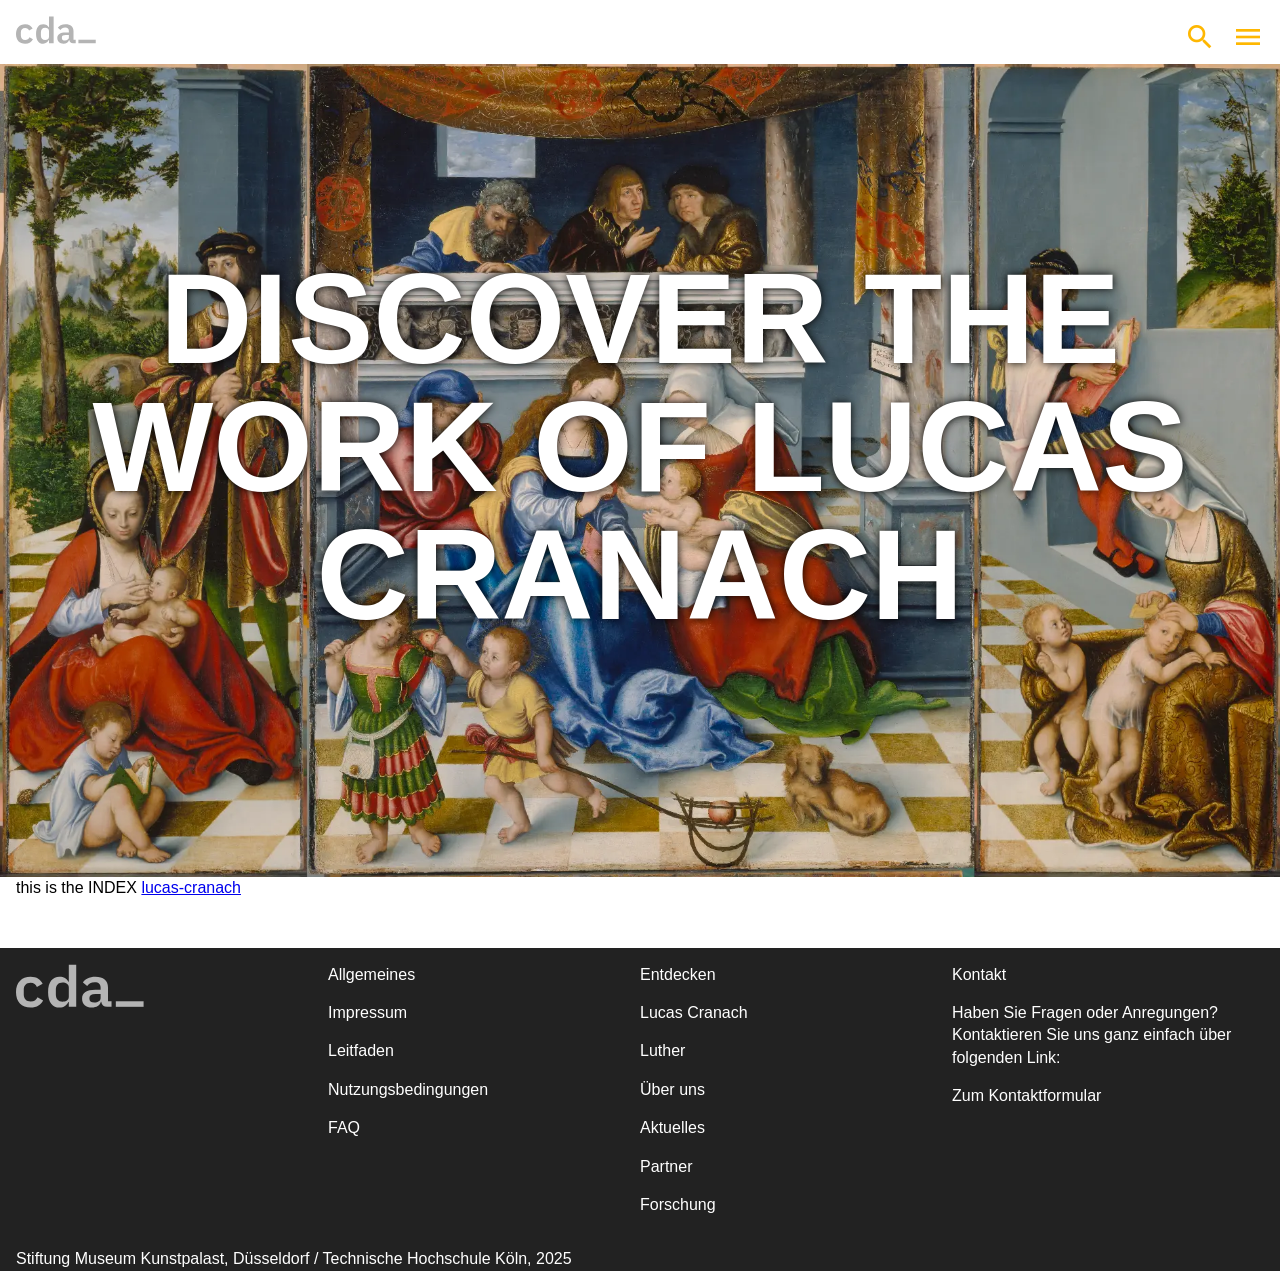
<file: index.html>
<!DOCTYPE html>
<html lang="de">
<head>
    <meta charset="UTF-8">
    <title>Title</title>
    <link href="/styles/_combined.css" rel="stylesheet">
    <script src="/assets/components/footer.js"></script>
    <script src="/assets/components/header.js"></script>
</head>
<body class="home">
<main-header></main-header>
<main>
    <div class="main-content">
        <section class="hero-image">
            <h1>Discover the work of Lucas Cranach</h1>
            <img src="/assets/images/cranach-opener.webp">
        </section>
        <p>
            this is the INDEX
            <a href="/persons/lucas-cranach.html">lucas-cranach</a>
        </p>

    </div>
</main>
<main-footer></main-footer>


</body>
</html>
</file>
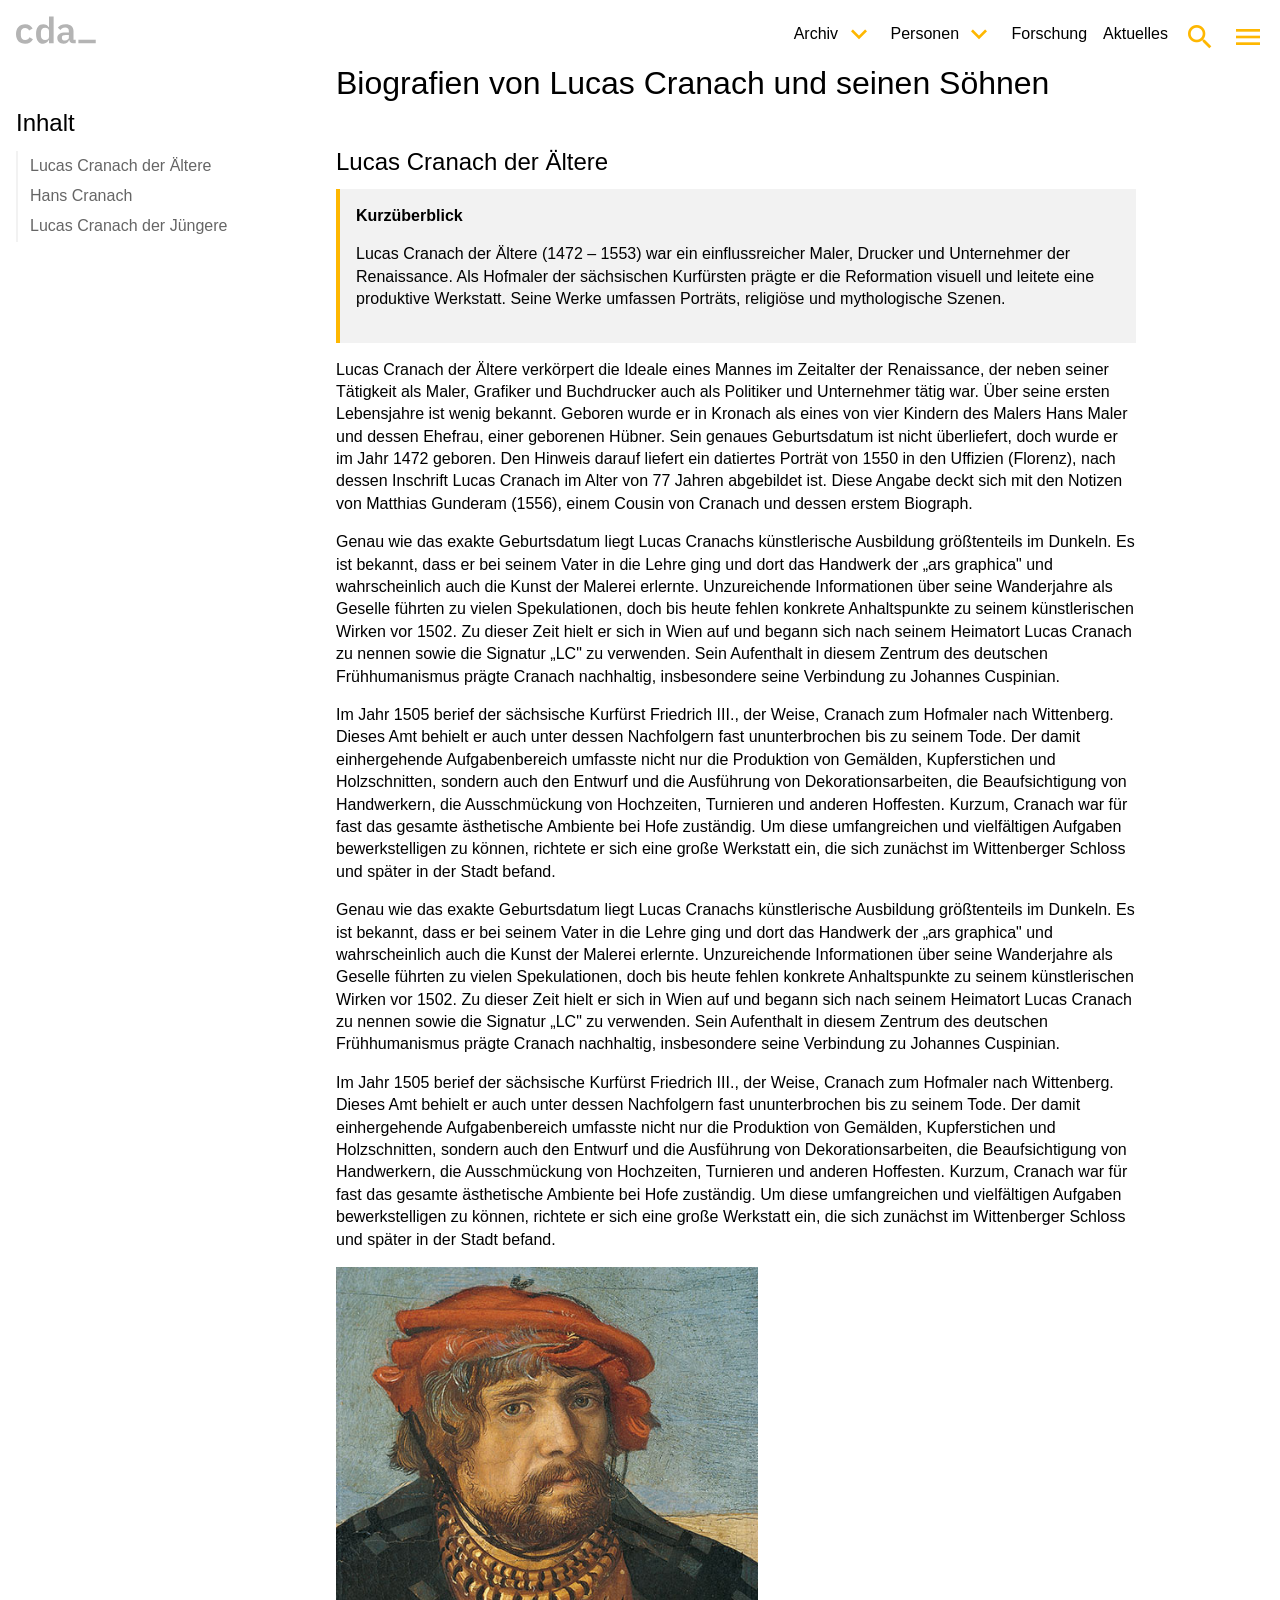
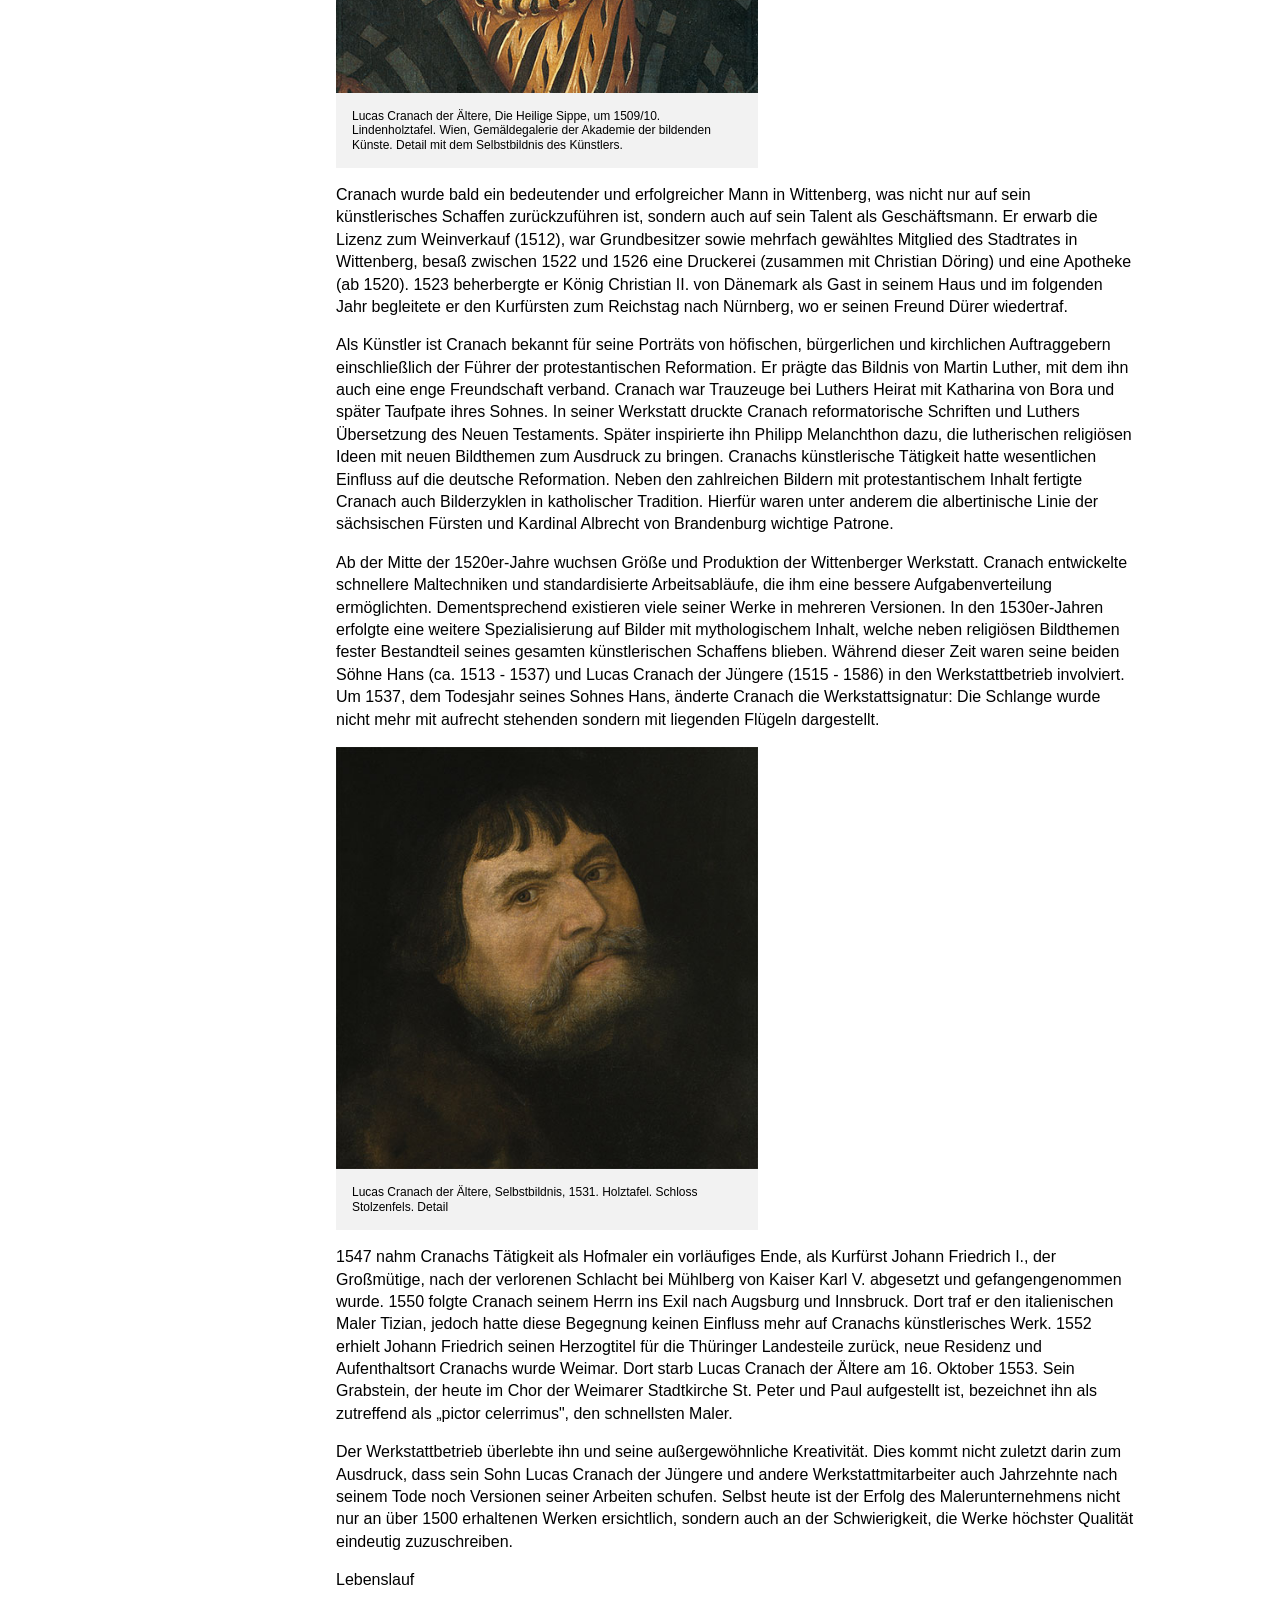
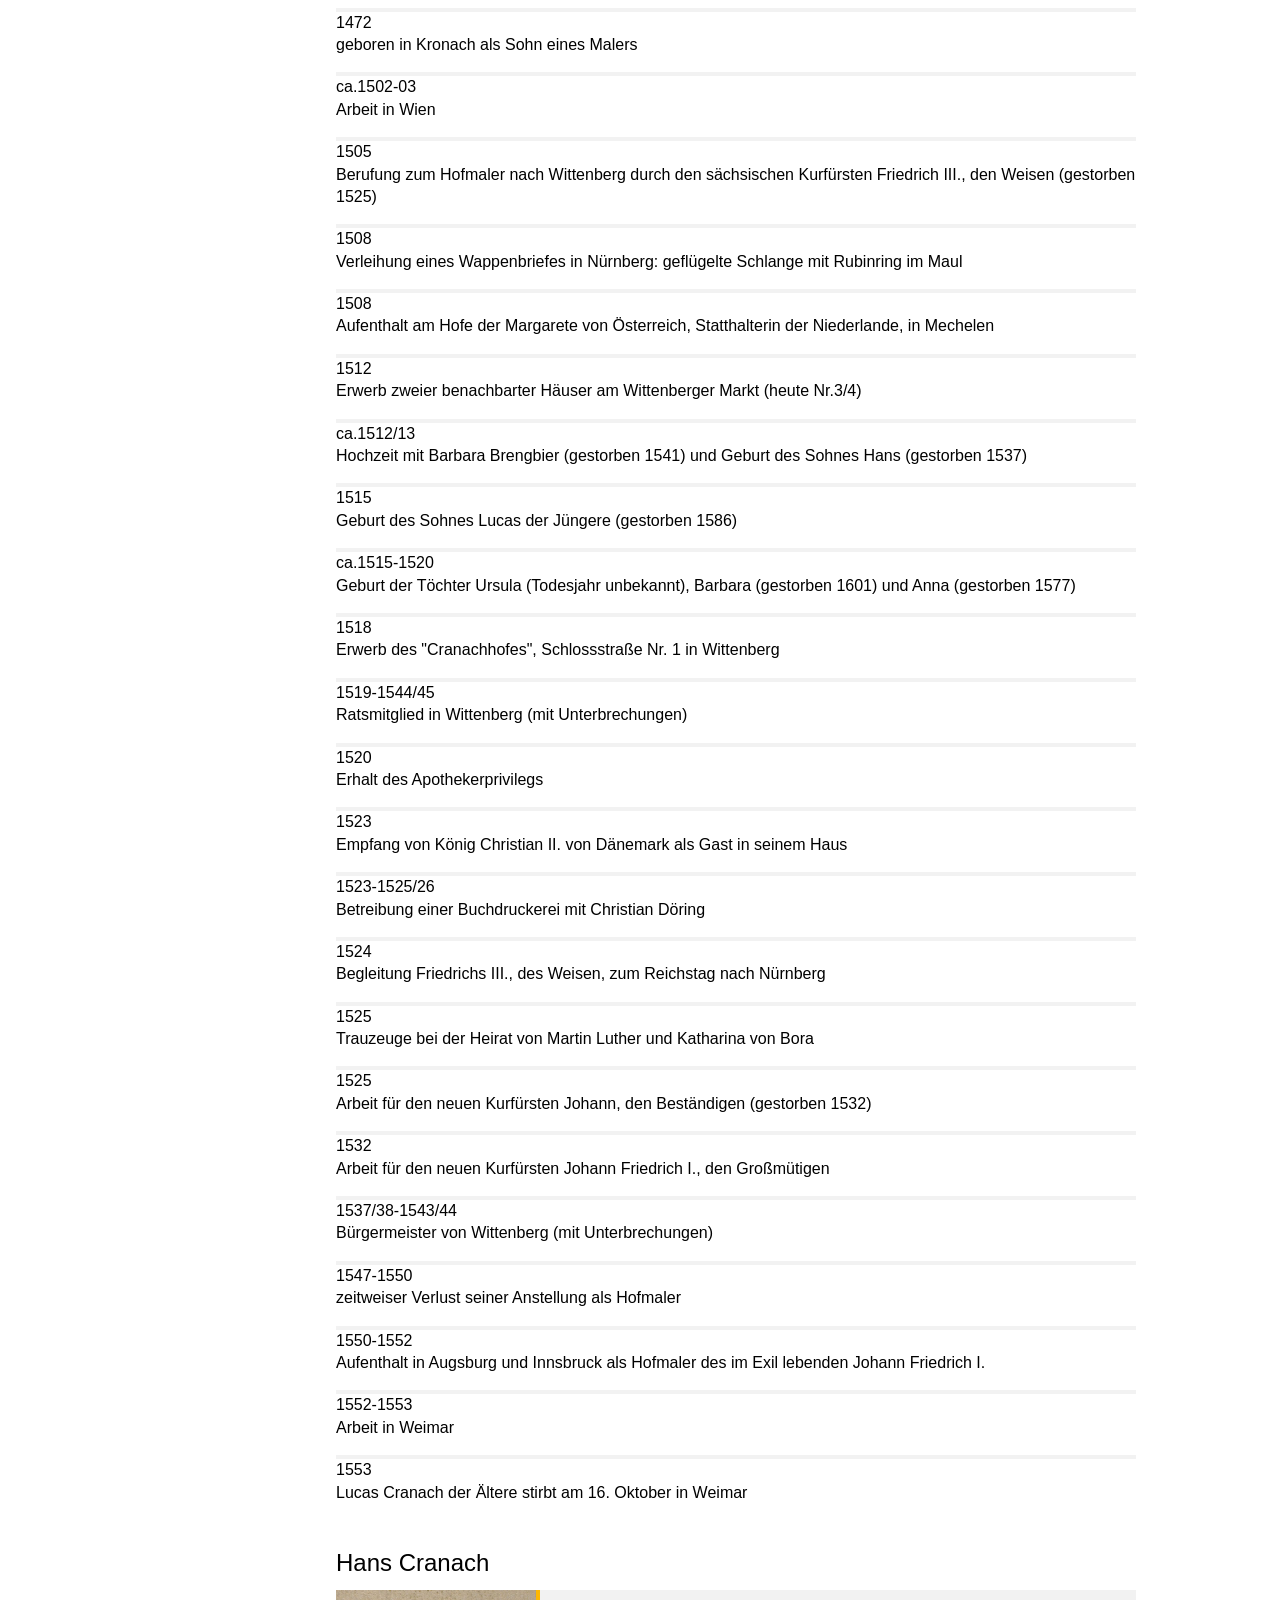
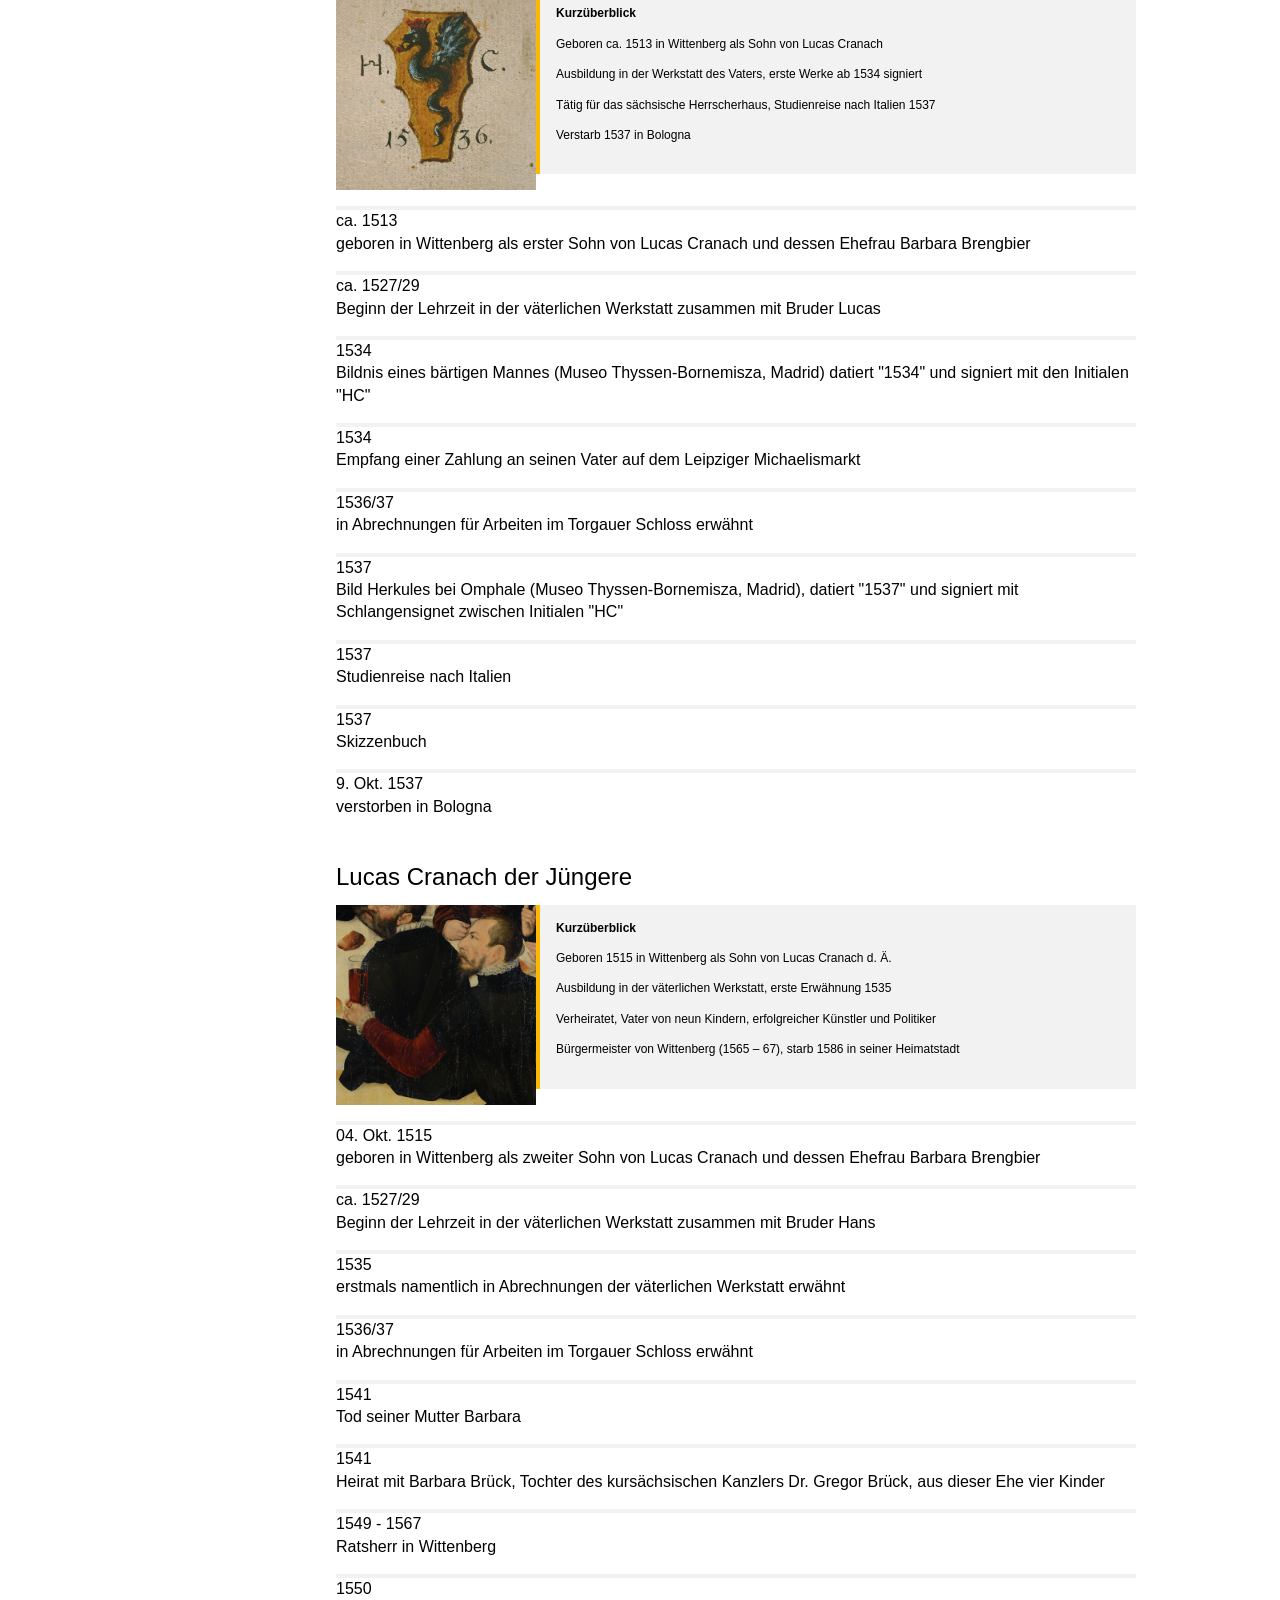
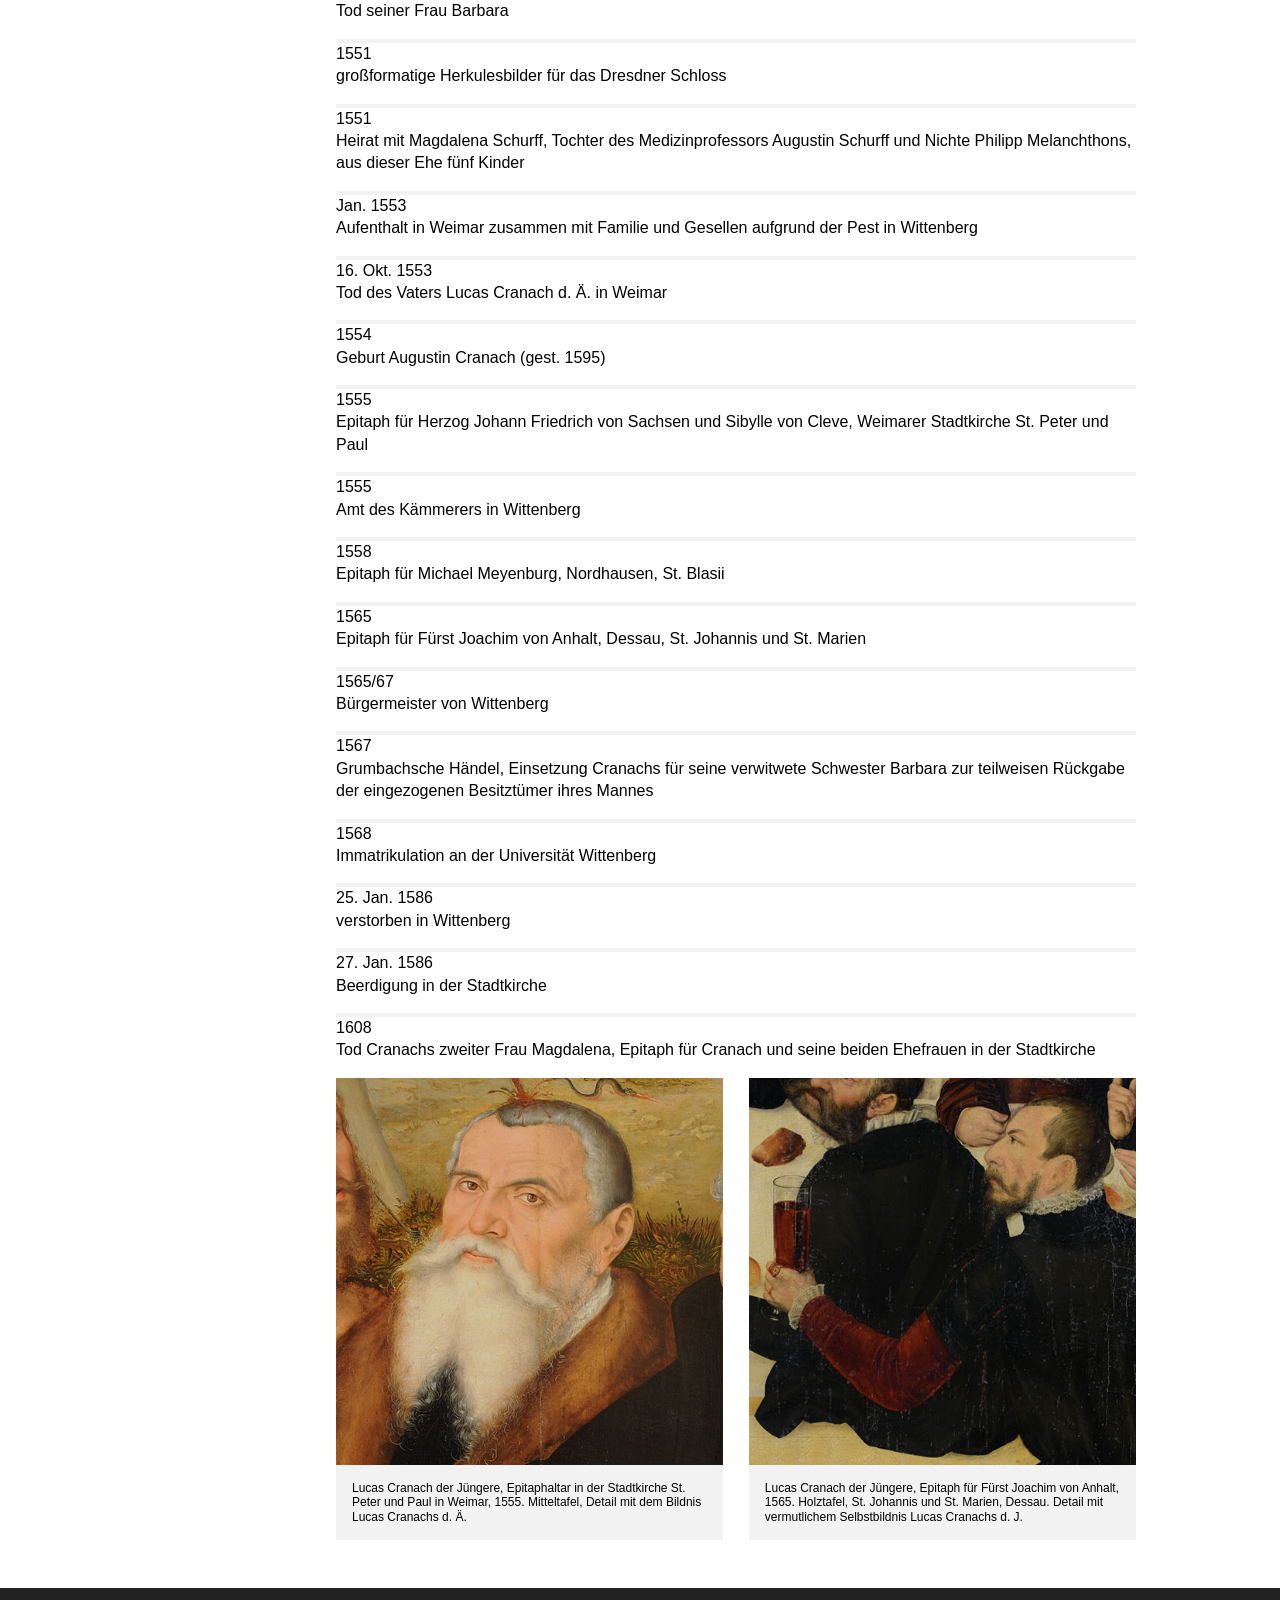
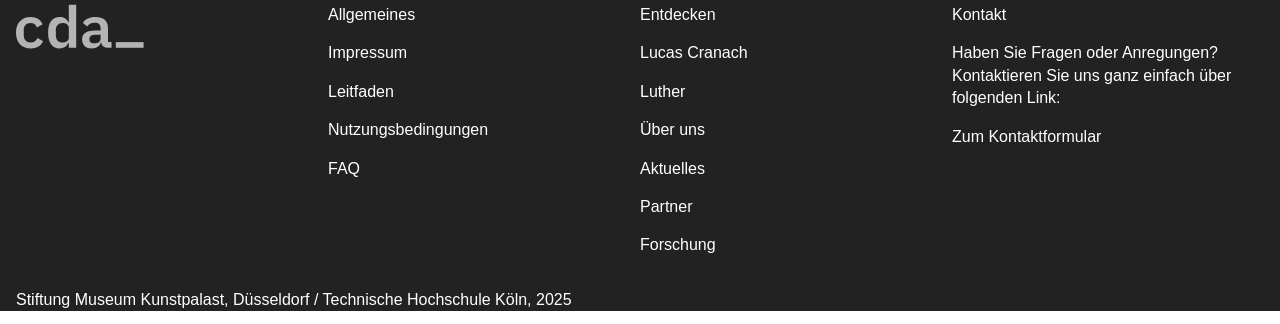
<file: persons/lucas-cranach.html>
<!DOCTYPE html>
<html lang="de">

<head>
    <meta charset="UTF-8">
    <meta name="viewport" content="width=device-width, initial-scale=1.0">
    <title>Lucas Cranach - Biografie</title>

    <link rel="stylesheet" href="/styles/_combined.css">
    <script defer src="/scripts/main.js"></script>
</head>

<body>
<header class="header">
    <div class="header-container">

        <a class="header-logo" href="../index.html">
            <img src="../assets/images/cda-logo.svg" alt="Cranach Digital Archive Logo">
        </a>
        <div class="header-buttons">
            <a>Archiv <span class="icon header-button">keyboard_arrow_down</span></a>
            <a>Personen <span class="icon header-button">keyboard_arrow_down</span></a>
            <a>Forschung</a>
            <a>Aktuelles</a>
            <button class="header-button" data-js-search-open>
                <span class="icon">search</span>
            </button>
            <button class="header-button" data-js-main-menu-open>
                <span data-js-main-menu-icon class="icon">menu</span>
            </button>

        </div>
    </div>
    <nav class="header-overlay header-nav" aria-label="Hauptnavigation" data-js-main-menu-target>
        <button class="header-button header-overlay-close-button" data-js-main-menu-close>
            <span class="icon">close</span>
        </button>
        <ul class="header-nav-list">
            <li>
                Archiv
                <ul class="header-nav-sublist">
                    <li>Alle Werke</li>
                    <li>Gemälde</li>
                    <li>Archivalien</li>
                    <li>Literatur</li>
                </ul>
            </li>
            <li>
                Personen
                <ul class="header-nav-sublist">
                    <li><a href="lucas-cranach.html">Lucas Cranach</a></li>
                    <li class="red-text important-text">Martin Luther</li>
                    <li>Über uns</li>
                    <li>Partner</li>
                </ul>
            </li>
            <li>Forschung</li>
            <li>Aktuelles</li>
        </ul>
    </nav>
</header>

<main data-js-page-navigation-content>


    <div>
    <nav class="toc" aria-label="Inhaltsverzeichnis">
        <h2>Inhalt</h2>
        <ul>
            <li><a href="#lucas-cranach-der-aeltere">Lucas Cranach der Ältere</a></li>
            <li><a href="#hans-cranach">Hans Cranach</a></li>
            <li><a href="#lucas-cranach-der-juengere">Lucas Cranach der Jüngere</a></li>
        </ul>
    </nav>
    </div>

    <div class="main-content">

    <h1>Biografien von Lucas Cranach und seinen Söhnen</h1>

    <section id="lucas-cranach-der-aeltere">
        <h2>Lucas Cranach der Ältere</h2>

        <div class="infobox">
            <h3>Kurzüberblick</h3>
            <p>Lucas Cranach der Ältere (1472 – 1553) war ein einflussreicher Maler, Drucker und Unternehmer der
                Renaissance. Als Hofmaler der sächsischen Kurfürsten prägte er die Reformation visuell und
                leitete
                eine produktive Werkstatt. Seine Werke umfassen Porträts, religiöse und mythologische Szenen.
            </p>
        </div>

        <p>Lucas Cranach der Ältere verkörpert die Ideale eines Mannes im Zeitalter der Renaissance, der neben
            seiner Tätigkeit als Maler, Grafiker und Buchdrucker auch als Politiker und Unternehmer tätig war.
            Über seine ersten Lebensjahre ist wenig bekannt. Geboren wurde er in Kronach als eines von vier
            Kindern des Malers Hans Maler und dessen Ehefrau, einer geborenen Hübner. Sein genaues Geburtsdatum
            ist nicht überliefert, doch wurde er im Jahr 1472 geboren. Den Hinweis darauf liefert ein datiertes
            Porträt von 1550 in den Uffizien (Florenz), nach dessen Inschrift Lucas Cranach im Alter von 77
            Jahren abgebildet ist. Diese Angabe deckt sich mit den Notizen von Matthias Gunderam (1556), einem
            Cousin von Cranach und dessen erstem Biograph.</p>

        <p>Genau wie das exakte Geburtsdatum liegt Lucas Cranachs künstlerische Ausbildung größtenteils im
            Dunkeln. Es ist bekannt, dass er bei seinem Vater in die Lehre ging und dort das Handwerk der „ars
            graphica" und wahrscheinlich auch die Kunst der Malerei erlernte. Unzureichende Informationen über
            seine Wanderjahre als Geselle führten zu vielen Spekulationen, doch bis heute fehlen konkrete
            Anhaltspunkte zu seinem künstlerischen Wirken vor 1502. Zu dieser Zeit hielt er sich in Wien auf und
            begann sich nach seinem Heimatort Lucas Cranach zu nennen sowie die Signatur „LC" zu verwenden. Sein
            Aufenthalt in diesem Zentrum des deutschen Frühhumanismus prägte Cranach nachhaltig, insbesondere
            seine Verbindung zu Johannes Cuspinian.</p>

        <p>Im Jahr 1505 berief der sächsische Kurfürst Friedrich III., der Weise, Cranach zum Hofmaler nach
            Wittenberg. Dieses Amt behielt er auch unter dessen Nachfolgern fast ununterbrochen bis zu seinem
            Tode. Der damit einhergehende Aufgabenbereich umfasste nicht nur die Produktion von Gemälden,
            Kupferstichen und Holzschnitten, sondern auch den Entwurf und die Ausführung von
            Dekorationsarbeiten, die Beaufsichtigung von Handwerkern, die Ausschmückung von Hochzeiten,
            Turnieren und anderen Hoffesten. Kurzum, Cranach war für fast das gesamte ästhetische Ambiente bei
            Hofe zuständig. Um diese umfangreichen und vielfältigen Aufgaben bewerkstelligen zu können, richtete
            er sich eine große Werkstatt ein, die sich zunächst im Wittenberger Schloss und später in der Stadt
            befand.</p>

        <p>Genau wie das exakte Geburtsdatum liegt Lucas Cranachs künstlerische Ausbildung größtenteils im
            Dunkeln. Es ist bekannt, dass er bei seinem Vater in die Lehre ging und dort das Handwerk der „ars
            graphica" und wahrscheinlich auch die Kunst der Malerei erlernte. Unzureichende Informationen über
            seine Wanderjahre als Geselle führten zu vielen Spekulationen, doch bis heute fehlen konkrete
            Anhaltspunkte zu seinem künstlerischen Wirken vor 1502. Zu dieser Zeit hielt er sich in Wien auf und
            begann sich nach seinem Heimatort Lucas Cranach zu nennen sowie die Signatur „LC" zu verwenden. Sein
            Aufenthalt in diesem Zentrum des deutschen Frühhumanismus prägte Cranach nachhaltig, insbesondere
            seine Verbindung zu Johannes Cuspinian.</p>

        <p>Im Jahr 1505 berief der sächsische Kurfürst Friedrich III., der Weise, Cranach zum Hofmaler nach
            Wittenberg. Dieses Amt behielt er auch unter dessen Nachfolgern fast ununterbrochen bis zu seinem
            Tode. Der damit einhergehende Aufgabenbereich umfasste nicht nur die Produktion von Gemälden,
            Kupferstichen und Holzschnitten, sondern auch den Entwurf und die Ausführung von
            Dekorationsarbeiten, die Beaufsichtigung von Handwerkern, die Ausschmückung von Hochzeiten,
            Turnieren und anderen Hoffesten. Kurzum, Cranach war für fast das gesamte ästhetische Ambiente bei
            Hofe zuständig. Um diese umfangreichen und vielfältigen Aufgaben bewerkstelligen zu können, richtete
            er sich eine große Werkstatt ein, die sich zunächst im Wittenberger Schloss und später in der Stadt
            befand.</p>

        <figure class="image-with-caption">
            <img src="../assets/images/lucas-cranach-1.jpg" alt="Lucas Cranach der Ältere, Die Heilige Sippe">
            <figcaption>Lucas Cranach der Ältere, Die Heilige Sippe, um 1509/10. Lindenholztafel. Wien,
                Gemäldegalerie der Akademie der bildenden Künste. Detail mit dem Selbstbildnis des Künstlers.
            </figcaption>
        </figure>

        <p>Cranach wurde bald ein bedeutender und erfolgreicher Mann in Wittenberg, was nicht nur auf sein
            künstlerisches Schaffen zurückzuführen ist, sondern auch auf sein Talent als Geschäftsmann. Er
            erwarb die Lizenz zum Weinverkauf (1512), war Grundbesitzer sowie mehrfach gewähltes Mitglied
            des
            Stadtrates in Wittenberg, besaß zwischen 1522 und 1526 eine Druckerei (zusammen mit Christian
            Döring) und eine Apotheke (ab 1520). 1523 beherbergte er König Christian II. von Dänemark als
            Gast
            in seinem Haus und im folgenden Jahr begleitete er den Kurfürsten zum Reichstag nach Nürnberg,
            wo er
            seinen Freund Dürer wiedertraf.</p>

        <p>Als Künstler ist Cranach bekannt für seine Porträts von höfischen, bürgerlichen und kirchlichen
            Auftraggebern einschließlich der Führer der
            protestantischen Reformation. Er prägte das Bildnis von
            Martin Luther, mit dem ihn auch eine enge Freundschaft verband. Cranach war Trauzeuge bei
            Luthers
            Heirat mit Katharina von Bora und später Taufpate ihres Sohnes. In seiner Werkstatt druckte
            Cranach
            reformatorische Schriften und Luthers Übersetzung des Neuen Testaments. Später inspirierte ihn
            Philipp Melanchthon dazu, die lutherischen religiösen Ideen mit neuen Bildthemen zum Ausdruck zu
            bringen. Cranachs künstlerische Tätigkeit hatte wesentlichen Einfluss auf die deutsche
            Reformation.
            Neben den zahlreichen Bildern mit protestantischem Inhalt fertigte Cranach auch Bilderzyklen in
            katholischer Tradition. Hierfür waren unter anderem die albertinische Linie der sächsischen
            Fürsten
            und Kardinal Albrecht von Brandenburg wichtige Patrone.</p>

        <p>Ab der Mitte der 1520er-Jahre wuchsen Größe und Produktion der Wittenberger Werkstatt. Cranach
            entwickelte schnellere Maltechniken und standardisierte Arbeitsabläufe, die ihm eine bessere
            Aufgabenverteilung ermöglichten. Dementsprechend existieren viele seiner Werke in mehreren
            Versionen. In den 1530er-Jahren erfolgte eine weitere Spezialisierung auf Bilder mit
            mythologischem
            Inhalt, welche neben religiösen Bildthemen fester Bestandteil seines gesamten künstlerischen
            Schaffens blieben. Während dieser Zeit waren seine beiden Söhne Hans (ca. 1513 - 1537) und Lucas
            Cranach der Jüngere (1515 - 1586) in den Werkstattbetrieb involviert. Um 1537, dem Todesjahr
            seines
            Sohnes Hans, änderte Cranach die Werkstattsignatur: Die Schlange wurde nicht mehr mit aufrecht
            stehenden sondern mit liegenden Flügeln dargestellt.</p>

        <figure class="image-with-caption">
            <img src="../assets/images/lucas-cranach-2.jpg" alt="Lucas Cranach der Ältere, Selbstbildnis">
            <figcaption>Lucas Cranach der Ältere, Selbstbildnis, 1531. Holztafel. Schloss Stolzenfels.
                Detail
            </figcaption>
        </figure>

        <p>1547 nahm Cranachs Tätigkeit als Hofmaler ein vorläufiges Ende, als Kurfürst Johann Friedrich I.,
            der
            Großmütige, nach der verlorenen Schlacht bei Mühlberg von Kaiser Karl V. abgesetzt und
            gefangengenommen wurde. 1550 folgte Cranach seinem Herrn ins Exil nach Augsburg und Innsbruck.
            Dort
            traf er den italienischen Maler Tizian, jedoch hatte diese Begegnung keinen Einfluss mehr auf
            Cranachs künstlerisches Werk. 1552 erhielt Johann Friedrich seinen Herzogtitel für die Thüringer
            Landesteile zurück, neue Residenz und Aufenthaltsort Cranachs wurde Weimar. Dort starb Lucas
            Cranach
            der Ältere am 16. Oktober 1553. Sein Grabstein, der heute im Chor der Weimarer Stadtkirche St.
            Peter
            und Paul aufgestellt ist, bezeichnet ihn als zutreffend als „pictor celerrimus", den schnellsten
            Maler.</p>

        <p>Der Werkstattbetrieb überlebte ihn und seine außergewöhnliche Kreativität. Dies kommt nicht
            zuletzt
            darin zum Ausdruck, dass sein Sohn Lucas Cranach der Jüngere und andere Werkstattmitarbeiter
            auch
            Jahrzehnte nach seinem Tode noch Versionen seiner Arbeiten schufen. Selbst heute ist der Erfolg
            des
            Malerunternehmens nicht nur an über 1500 erhaltenen Werken ersichtlich, sondern auch an der
            Schwierigkeit, die Werke höchster Qualität eindeutig zuzuschreiben.</p>


        <aside>
            <h3>Lebenslauf</h3>
            <dl>
                <dt>1472</dt>
                <dd>geboren in Kronach als Sohn eines Malers</dd>

                <dt>ca.1502-03</dt>
                <dd>Arbeit in Wien</dd>

                <dt>1505</dt>
                <dd>Berufung zum Hofmaler nach Wittenberg durch den sächsischen Kurfürsten Friedrich III., den
                    Weisen (gestorben 1525)</dd>

                <dt>1508</dt>
                <dd>Verleihung eines Wappenbriefes in Nürnberg: geflügelte Schlange mit Rubinring im Maul</dd>

                <dt>1508</dt>
                <dd>Aufenthalt am Hofe der Margarete von Österreich, Statthalterin der Niederlande, in Mechelen</dd>

                <dt>1512</dt>
                <dd>Erwerb zweier benachbarter Häuser am Wittenberger Markt (heute Nr.3/4)</dd>

                <dt>ca.1512/13</dt>
                <dd>Hochzeit mit Barbara Brengbier (gestorben 1541) und Geburt des Sohnes Hans (gestorben 1537)</dd>

                <dt>1515</dt>
                <dd>Geburt des Sohnes Lucas der Jüngere (gestorben 1586)</dd>

                <dt>ca.1515-1520</dt>
                <dd>Geburt der Töchter Ursula (Todesjahr unbekannt), Barbara (gestorben 1601) und Anna (gestorben
                    1577)</dd>

                <dt>1518</dt>
                <dd>Erwerb des "Cranachhofes", Schlossstraße Nr. 1 in Wittenberg</dd>

                <dt>1519-1544/45</dt>
                <dd>Ratsmitglied in Wittenberg (mit Unterbrechungen)</dd>

                <dt>1520</dt>
                <dd>Erhalt des Apothekerprivilegs</dd>

                <dt>1523</dt>
                <dd>Empfang von König Christian II. von Dänemark als Gast in seinem Haus</dd>

                <dt>1523-1525/26</dt>
                <dd>Betreibung einer Buchdruckerei mit Christian Döring</dd>

                <dt>1524</dt>
                <dd>Begleitung Friedrichs III., des Weisen, zum Reichstag nach Nürnberg</dd>

                <dt>1525</dt>
                <dd>Trauzeuge bei der Heirat von Martin Luther und Katharina von Bora</dd>

                <dt>1525</dt>
                <dd>Arbeit für den neuen Kurfürsten Johann, den Beständigen (gestorben 1532)</dd>

                <dt>1532</dt>
                <dd>Arbeit für den neuen Kurfürsten Johann Friedrich I., den Großmütigen</dd>

                <dt>1537/38-1543/44</dt>
                <dd>Bürgermeister von Wittenberg (mit Unterbrechungen)</dd>

                <dt>1547-1550</dt>
                <dd>zeitweiser Verlust seiner Anstellung als Hofmaler</dd>

                <dt>1550-1552</dt>
                <dd>Aufenthalt in Augsburg und Innsbruck als Hofmaler des im Exil lebenden Johann Friedrich I.</dd>

                <dt>1552-1553</dt>
                <dd>Arbeit in Weimar</dd>
                <dt>1553</dt>
                <dd>Lucas Cranach der Ältere stirbt am 16. Oktober in Weimar</dd>
            </dl>
        </aside>
    </section>

    <section id="hans-cranach">
        <h2>Hans Cranach</h2>

        <figure>
            <img src="../assets/images/hans-cranach.jpg" alt="Hans Cranach">

            <figcaption class="infobox">
                <h3>Kurzüberblick</h3>

                <ul>
                    <li>Geboren ca. 1513 in Wittenberg als Sohn von Lucas Cranach</li>
                    <li>Ausbildung in der Werkstatt des Vaters, erste Werke ab 1534 signiert</li>
                    <li>Tätig für das sächsische Herrscherhaus, Studienreise nach Italien 1537</li>
                    <li>Verstarb 1537 in Bologna</li>
                </ul>
            </figcaption>
        </figure>

        <aside>
            <dl>
                <dt>ca. 1513</dt>
                <dd>geboren in Wittenberg als erster Sohn von Lucas Cranach und dessen Ehefrau Barbara Brengbier
                </dd>

                <dt>ca. 1527/29</dt>
                <dd>Beginn der Lehrzeit in der väterlichen Werkstatt zusammen mit Bruder Lucas</dd>

                <dt>1534</dt>
                <dd>Bildnis eines bärtigen Mannes (Museo Thyssen-Bornemisza, Madrid) datiert "1534" und signiert mit
                    den Initialen "HC"</dd>

                <dt>1534</dt>
                <dd>Empfang einer Zahlung an seinen Vater auf dem Leipziger Michaelismarkt</dd>

                <dt>1536/37</dt>
                <dd>in Abrechnungen für Arbeiten im Torgauer Schloss erwähnt</dd>

                <dt>1537</dt>
                <dd>Bild Herkules bei Omphale (Museo Thyssen-Bornemisza, Madrid), datiert "1537" und signiert mit
                    Schlangensignet zwischen Initialen "HC"</dd>

                <dt>1537</dt>
                <dd>Studienreise nach Italien</dd>

                <dt>1537</dt>
                <dd>Skizzenbuch</dd>
                <dt>9. Okt. 1537</dt>
                <dd>verstorben in Bologna</dd>
            </dl>
        </aside>
    </section>

    <section id="lucas-cranach-der-juengere">
        <h2>Lucas Cranach der Jüngere</h2>

        <figure>
            <img src="../assets/images/lucas-cranach-der-juengere.jpg" alt="Lucas Cranach der Jüngere">

            <figcaption class="infobox">
                <h3>Kurzüberblick</h3>
                <ul>
                    <li>Geboren 1515 in Wittenberg als Sohn von Lucas Cranach d. Ä.</li>
                    <li>Ausbildung in der väterlichen Werkstatt, erste Erwähnung 1535</li>
                    <li>Verheiratet, Vater von neun Kindern, erfolgreicher Künstler und Politiker</li>
                    <li>Bürgermeister von Wittenberg (1565 – 67), starb 1586 in seiner Heimatstadt</li>
                </ul>
            </figcaption>
        </figure>

        <aside>
            <dl>
                <dt>04. Okt. 1515</dt>
                <dd>geboren in Wittenberg als zweiter Sohn von Lucas Cranach und dessen Ehefrau Barbara Brengbier</dd>

                <dt>ca. 1527/29</dt>
                <dd>Beginn der Lehrzeit in der väterlichen Werkstatt zusammen mit Bruder Hans</dd>

                <dt>1535</dt>
                <dd>erstmals namentlich in Abrechnungen der väterlichen Werkstatt erwähnt</dd>

                <dt>1536/37</dt>
                <dd>in Abrechnungen für Arbeiten im Torgauer Schloss erwähnt</dd>

                <dt>1541</dt>
                <dd>Tod seiner Mutter Barbara</dd>

                <dt>1541</dt>
                <dd>Heirat mit Barbara Brück, Tochter des kursächsischen Kanzlers Dr. Gregor Brück, aus dieser Ehe
                    vier Kinder</dd>

                <dt>1549 - 1567</dt>
                <dd>Ratsherr in Wittenberg</dd>

                <dt>1550</dt>
                <dd>Tod seiner Frau Barbara</dd>

                <dt>1551</dt>
                <dd>großformatige Herkulesbilder für das Dresdner Schloss</dd>

                <dt>1551</dt>
                <dd>Heirat mit Magdalena Schurff, Tochter des Medizinprofessors Augustin Schurff und Nichte Philipp
                    Melanchthons, aus dieser Ehe fünf Kinder</dd>

                <dt>Jan. 1553</dt>
                <dd>Aufenthalt in Weimar zusammen mit Familie und Gesellen aufgrund der Pest in Wittenberg</dd>

                <dt>16. Okt. 1553</dt>
                <dd>Tod des Vaters Lucas Cranach d. Ä. in Weimar</dd>

                <dt>1554</dt>
                <dd>Geburt Augustin Cranach (gest. 1595)</dd>

                <dt>1555</dt>
                <dd>Epitaph für Herzog Johann Friedrich von Sachsen und Sibylle von Cleve, Weimarer Stadtkirche St.
                    Peter und Paul</dd>

                <dt>1555</dt>
                <dd>Amt des Kämmerers in Wittenberg</dd>

                <dt>1558</dt>
                <dd>Epitaph für Michael Meyenburg, Nordhausen, St. Blasii</dd>

                <dt>1565</dt>
                <dd>Epitaph für Fürst Joachim von Anhalt, Dessau, St. Johannis und St. Marien</dd>

                <dt>1565/67</dt>
                <dd>Bürgermeister von Wittenberg</dd>

                <dt>1567</dt>
                <dd>Grumbachsche Händel, Einsetzung Cranachs für seine verwitwete Schwester Barbara zur teilweisen
                    Rückgabe der eingezogenen Besitztümer ihres Mannes</dd>

                <dt>1568</dt>
                <dd>Immatrikulation an der Universität Wittenberg</dd>

                <dt>25. Jan. 1586</dt>
                <dd>verstorben in Wittenberg</dd>

                <dt>27. Jan. 1586</dt>
                <dd>Beerdigung in der Stadtkirche</dd>
                <dt>1608</dt>
                <dd>Tod Cranachs zweiter Frau Magdalena, Epitaph für Cranach und seine beiden Ehefrauen in der
                    Stadtkirche</dd>
            </dl>
            <div class="double-img">
                <figure>
                    <img src="../assets/images/lucas-cranach-3.jpg" alt="Lucas Cranach der Jüngere, Epitaphaltar">
                    <figcaption>Lucas Cranach der Jüngere, Epitaphaltar in der Stadtkirche St. Peter und Paul in Weimar,
                        1555. Mitteltafel, Detail mit dem Bildnis Lucas Cranachs d. Ä.
                    </figcaption>
                </figure>

                <figure>
                    <img src="../assets/images/lucas-cranach-der-juengere.jpg" alt="Lucas Cranach der Jüngere, Epitaph">
                    <figcaption>Lucas Cranach der Jüngere, Epitaph für Fürst Joachim von Anhalt, 1565. Holztafel, St.
                        Johannis und St. Marien, Dessau. Detail mit vermutlichem Selbstbildnis Lucas Cranachs d. J.
                    </figcaption>
                </figure>
            </div>
        </aside>
    </section>
    </div>
</main>

<footer>
    <div>
    <a href="../index.html">
        <img src="../assets/images/cda-logo.svg" alt="Cranach Digital Archive Logo">
    </a>
    <nav>
    <h3>Allgemeines</h3>
    <ul>
        <li>Impressum</li>
        <li>Leitfaden</li>
        <li>Nutzungsbedingungen</li>
        <li>FAQ</li>
    </ul>
    </nav>
        <nav>
    <h3>Entdecken</h3>
    <ul>
        <li><a href="lucas-cranach.html">Lucas Cranach</a></li>
        <li>Luther</li>
        <li>Über uns</li>
        <li>Aktuelles</li>
        <li>Partner</li>
        <li>Forschung</li>
    </ul>
        </nav>
        <nav>
    <h3>Kontakt</h3>
    <p>Haben Sie Fragen oder Anregungen?<br>
        Kontaktieren Sie uns ganz einfach über folgenden Link:</p>
    <p>Zum Kontaktformular</p>
        </nav>
    </div>

    <small>Stiftung Museum Kunstpalast, Düsseldorf / Technische Hochschule Köln, 2025</small>
</footer>

</body>

</html>
</file>
<file: styles/_combined.css>
@import "reset.css";
@import "fonts.css";
@import "icons.css";
@import "variables.css";
@import "basic.css";
@import "components.css";
@import "home.css";
@import "header.css";
@import "footer.css";
</file>
